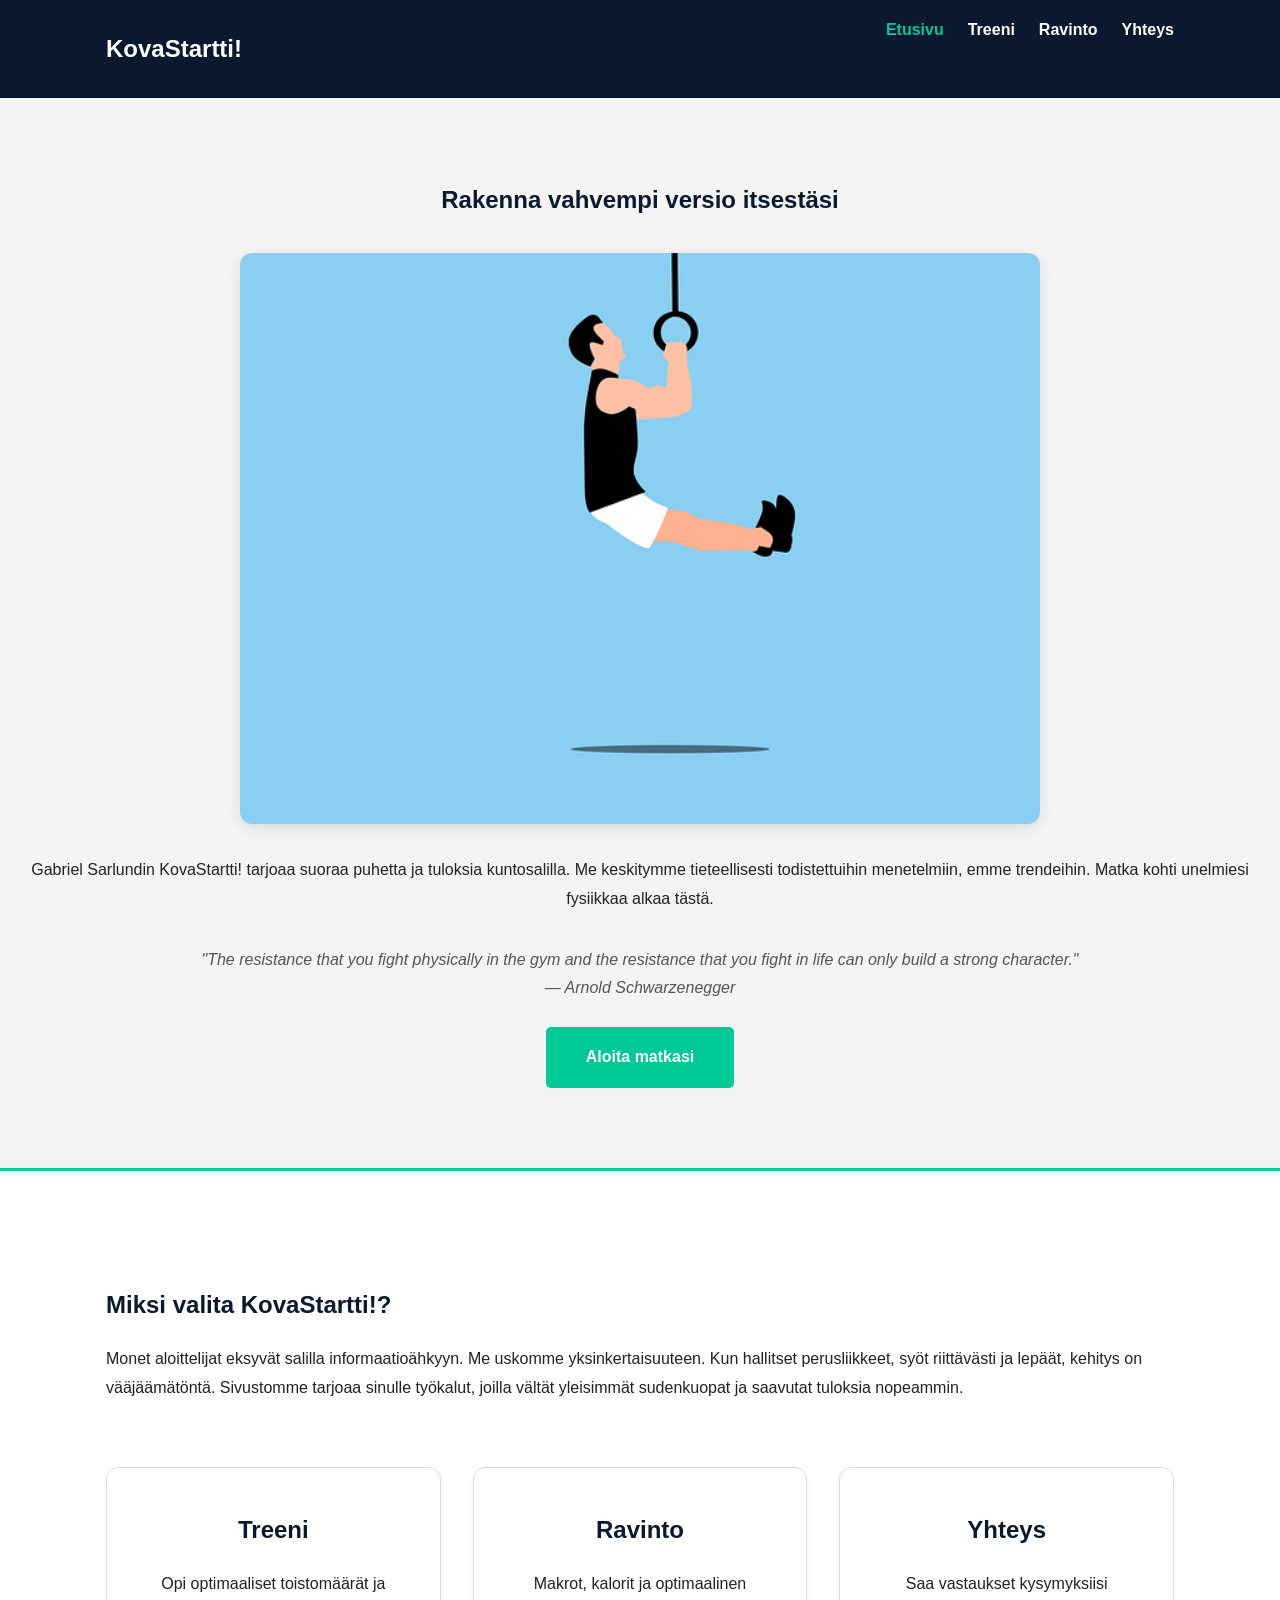
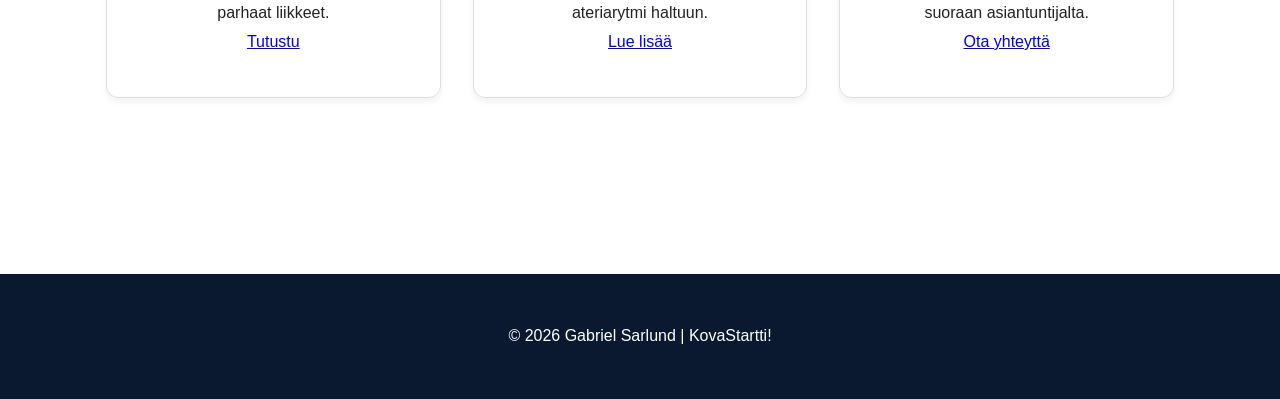
<file: index.html>
<!DOCTYPE html>
<html lang="fi">
<head>
    <meta charset="UTF-8">
    <meta name="viewport" content="width=device-width, initial-scale=1.0">
    <meta name="description" content="KovaStartti! - Gabriel Sarlundin opas lihaskasvuun ja treeniin.">
    <title>Etusivu - KovaStartti!</title>
    <link rel="stylesheet" href="style.css">
</head>
<body>
    <header>
        <nav class="navbar">
            <a href="index.html" class="logo">KovaStartti!</a>
            <ul class="nav-links">
                <li><a href="index.html" class="active">Etusivu</a></li>
                <li><a href="treeni.html">Treeni</a></li>
                <li><a href="ravinto.html">Ravinto</a></li>
                <li><a href="yhteys.html">Yhteys</a></li>
            </ul>
        </nav>
    </header>
    <section class="hero">
        <h1>Rakenna vahvempi versio itsestäsi</h1>
        <img src="etusivu.jpg" alt="Flat design kuntosaliharjoittelija" class="hero-img">
        <p>Gabriel Sarlundin KovaStartti! tarjoaa suoraa puhetta ja tuloksia kuntosalilla. Me keskitymme tieteellisesti todistettuihin menetelmiin, emme trendeihin. Matka kohti unelmiesi fysiikkaa alkaa tästä.</p>
        
        <blockquote style="margin-top: 2rem; font-style: italic; color: #555;">
            "The resistance that you fight physically in the gym and the resistance that you fight in life can only build a strong character." <br>— Arnold Schwarzenegger
        </blockquote>
        
        <a href="treeni.html" class="cta">Aloita matkasi</a>
    </section>
    <main>
        <section>
            <h2>Miksi valita KovaStartti!?</h2>
            <p>Monet aloittelijat eksyvät salilla informaatioähkyyn. Me uskomme yksinkertaisuuteen. Kun hallitset perusliikkeet, syöt riittävästi ja lepäät, kehitys on vääjäämätöntä. Sivustomme tarjoaa sinulle työkalut, joilla vältät yleisimmät sudenkuopat ja saavutat tuloksia nopeammin.</p>
        </section>
        
        <div class="grid">
            <article class="card">
                <h2>Treeni</h2>
                <p>Opi optimaaliset toistomäärät ja parhaat liikkeet.</p>
                <a href="treeni.html">Tutustu</a>
            </article>
            <article class="card">
                <h2>Ravinto</h2>
                <p>Makrot, kalorit ja optimaalinen ateriarytmi haltuun.</p>
                <a href="ravinto.html">Lue lisää</a>
            </article>
            <article class="card">
                <h2>Yhteys</h2>
                <p>Saa vastaukset kysymyksiisi suoraan asiantuntijalta.</p>
                <a href="yhteys.html">Ota yhteyttä</a>
            </article>
        </div>
    </main>
    <footer><p>&copy; 2026 Gabriel Sarlund | KovaStartti!</p></footer>
</body>
</html>
</file>
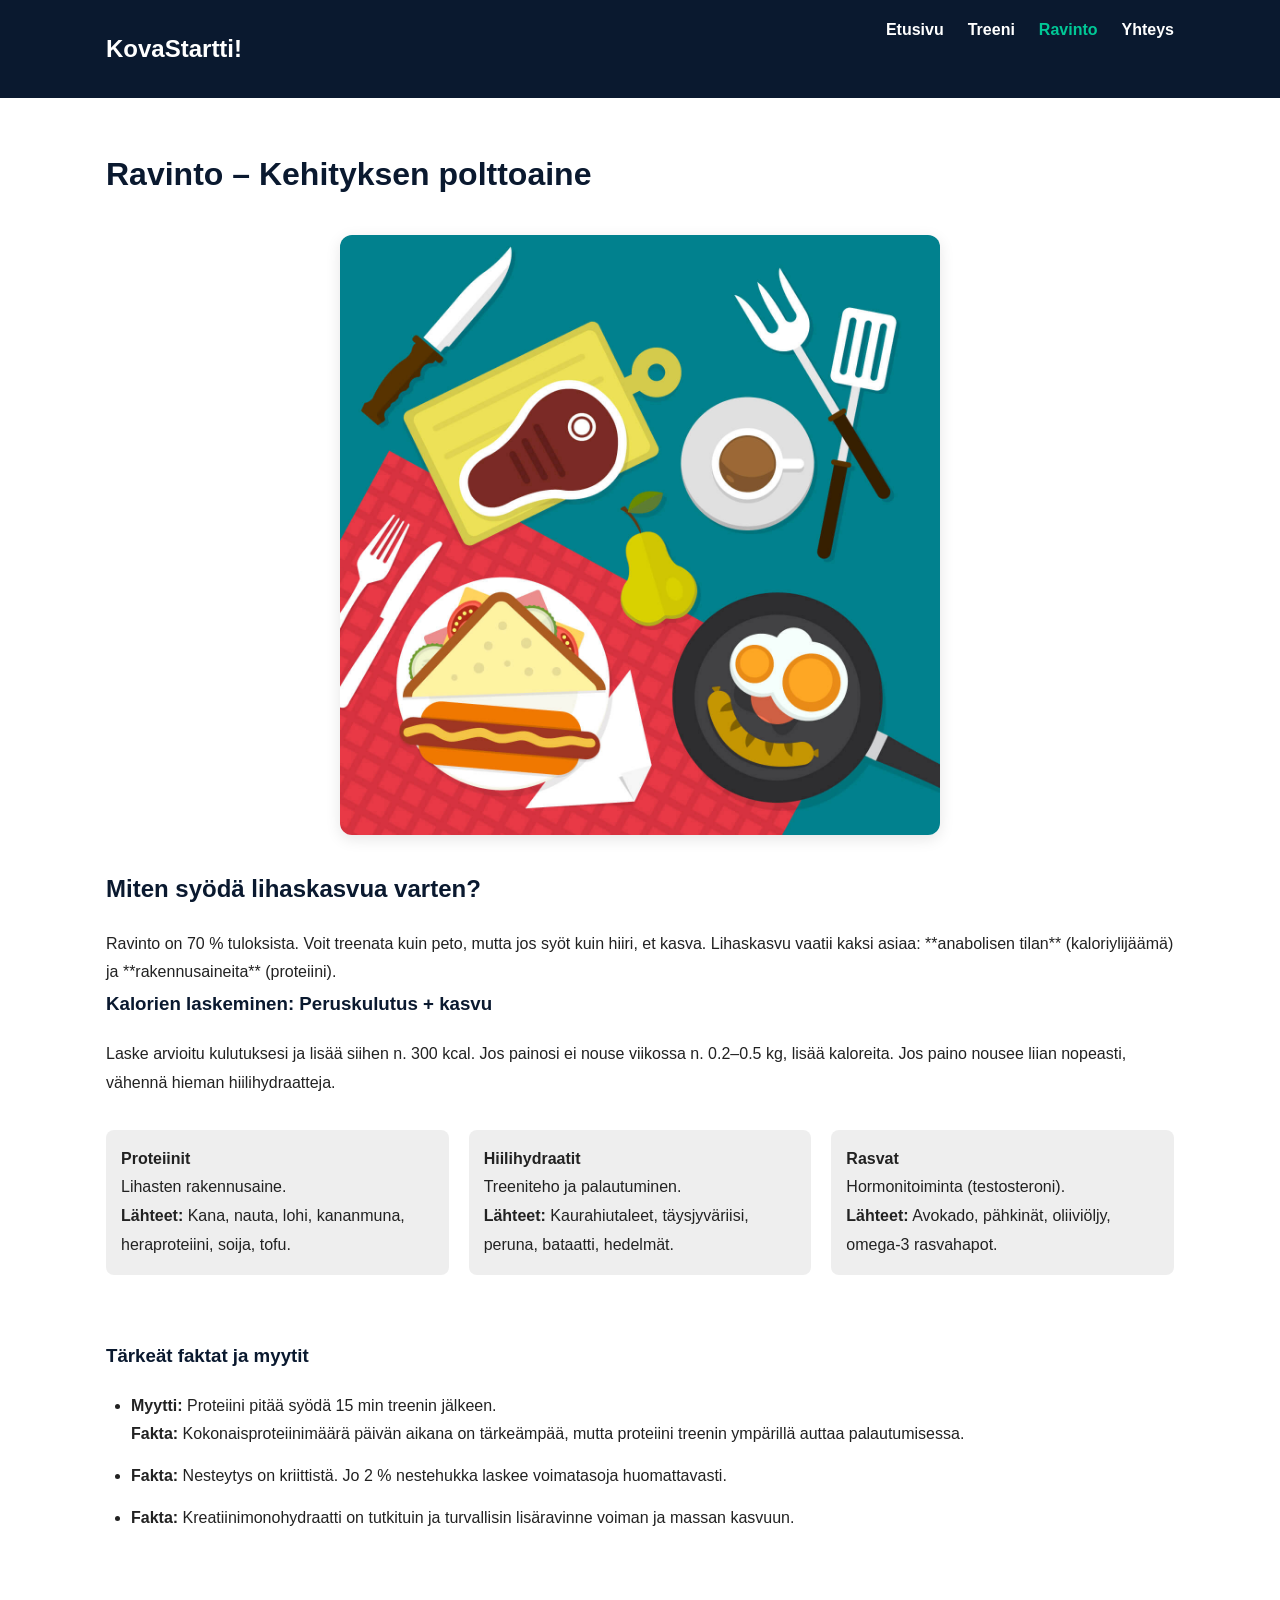
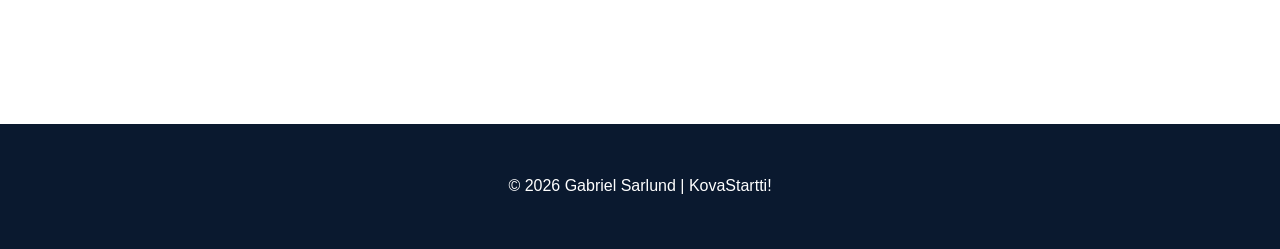
<file: ravinto.html>
<!DOCTYPE html>
<html lang="fi">
<head>
    <meta charset="UTF-8">
    <meta name="viewport" content="width=device-width, initial-scale=1.0">
    <title>Ravinto - KovaStartti!</title>
    <link rel="stylesheet" href="style.css">
</head>
<body>
    <header>
        <nav class="navbar">
            <a href="index.html" class="logo">KovaStartti!</a>
            <ul class="nav-links">
                <li><a href="index.html">Etusivu</a></li>
                <li><a href="treeni.html">Treeni</a></li>
                <li><a href="ravinto.html" class="active">Ravinto</a></li>
                <li><a href="yhteys.html">Yhteys</a></li>
            </ul>
        </nav>
    </header>
    <main>
        <h1>Ravinto – Kehityksen polttoaine</h1>
        <img src="ravinto.jpg" alt="Flat design terveellinen ateria" class="content-img">
        
        <section>
            <h2>Miten syödä lihaskasvua varten?</h2>
            <p>Ravinto on 70 % tuloksista. Voit treenata kuin peto, mutta jos syöt kuin hiiri, et kasva. Lihaskasvu vaatii kaksi asiaa: **anabolisen tilan** (kaloriylijäämä) ja **rakennusaineita** (proteiini).</p>
            
            <h3>Kalorien laskeminen: Peruskulutus + kasvu</h3>
            <p>Laske arvioitu kulutuksesi ja lisää siihen n. 300 kcal. Jos painosi ei nouse viikossa n. 0.2–0.5 kg, lisää kaloreita. Jos paino nousee liian nopeasti, vähennä hieman hiilihydraatteja.</p>

            <div style="display: grid; grid-template-columns: repeat(auto-fit, minmax(250px, 1fr)); gap: 20px; margin: 2rem 0;">
                <div style="padding: 15px; background: #eee; border-radius: 8px;">
                    <h4>Proteiinit</h4>
                    <p>Lihasten rakennusaine. <br><strong>Lähteet:</strong> Kana, nauta, lohi, kananmuna, heraproteiini, soija, tofu.</p>
                </div>
                <div style="padding: 15px; background: #eee; border-radius: 8px;">
                    <h4>Hiilihydraatit</h4>
                    <p>Treeniteho ja palautuminen. <br><strong>Lähteet:</strong> Kaurahiutaleet, täysjyväriisi, peruna, bataatti, hedelmät.</p>
                </div>
                <div style="padding: 15px; background: #eee; border-radius: 8px;">
                    <h4>Rasvat</h4>
                    <p>Hormonitoiminta (testosteroni). <br><strong>Lähteet:</strong> Avokado, pähkinät, oliiviöljy, omega-3 rasvahapot.</p>
                </div>
            </div>
        </section>

        <section>
            <h3>Tärkeät faktat ja myytit</h3>
            <ul>
                <li><strong>Myytti:</strong> Proteiini pitää syödä 15 min treenin jälkeen. <br><strong>Fakta:</strong> Kokonaisproteiinimäärä päivän aikana on tärkeämpää, mutta proteiini treenin ympärillä auttaa palautumisessa.</li>
                <li><strong>Fakta:</strong> Nesteytys on kriittistä. Jo 2 % nestehukka laskee voimatasoja huomattavasti.</li>
                <li><strong>Fakta:</strong> Kreatiinimonohydraatti on tutkituin ja turvallisin lisäravinne voiman ja massan kasvuun.</li>
            </ul>
        </section>
    </main>
    <footer><p>&copy; 2026 Gabriel Sarlund | KovaStartti!</p></footer>
</body>
</html>
</file>
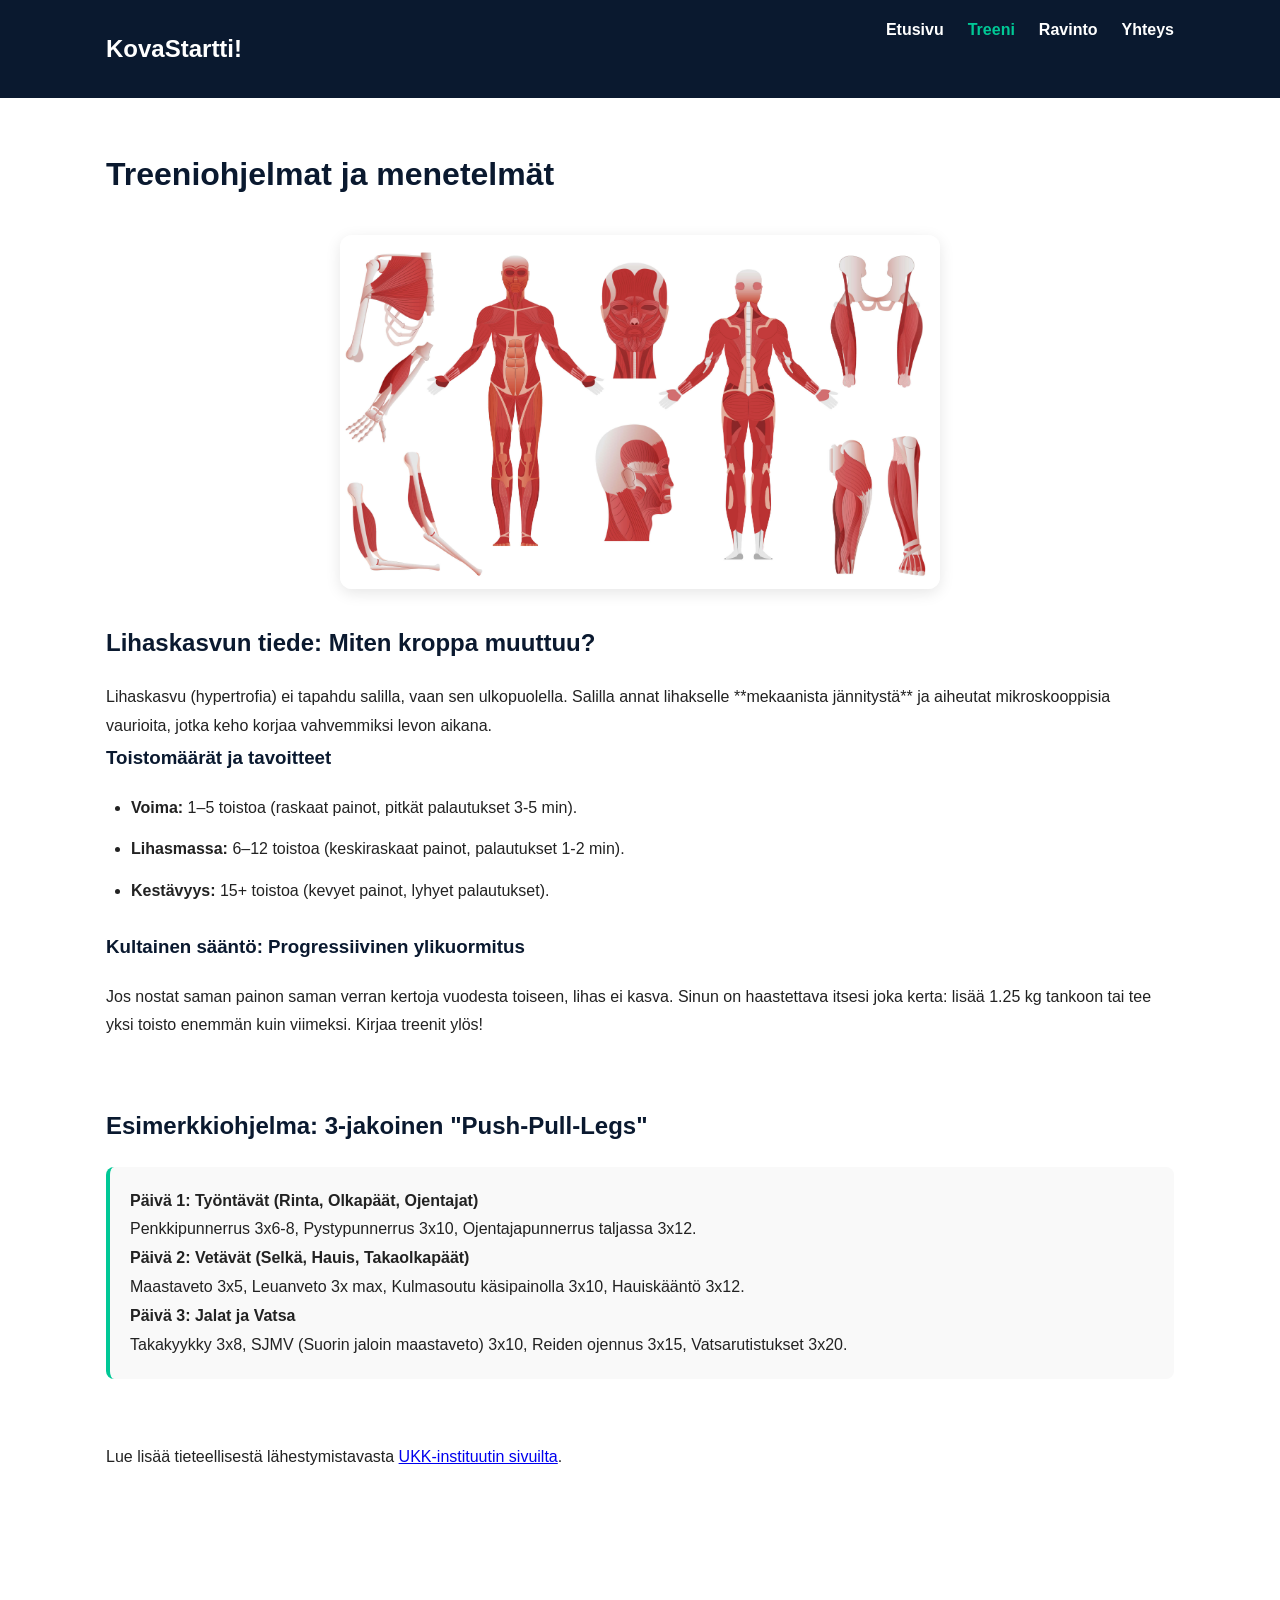
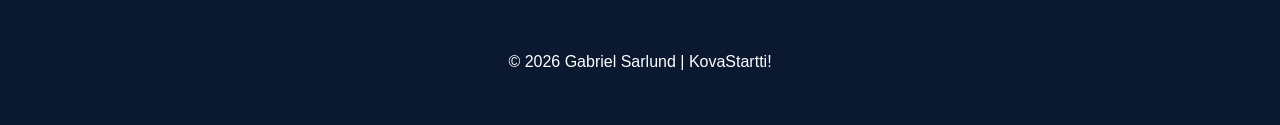
<file: treeni.html>
<!DOCTYPE html>
<html lang="fi">
<head>
    <meta charset="UTF-8">
    <meta name="viewport" content="width=device-width, initial-scale=1.0">
    <title>Treeni - KovaStartti!</title>
    <link rel="stylesheet" href="style.css">
</head>
<body>
    <header>
        <nav class="navbar">
            <a href="index.html" class="logo">KovaStartti!</a>
            <ul class="nav-links">
                <li><a href="index.html">Etusivu</a></li>
                <li><a href="treeni.html" class="active">Treeni</a></li>
                <li><a href="ravinto.html">Ravinto</a></li>
                <li><a href="yhteys.html">Yhteys</a></li>
            </ul>
        </nav>
    </header>
    <main>
        <h1>Treeniohjelmat ja menetelmät</h1>
        <img src="treeni.jpg" alt="Flat design painonnostaja" class="content-img">
        
        <section>
            <h2>Lihaskasvun tiede: Miten kroppa muuttuu?</h2>
            <p>Lihaskasvu (hypertrofia) ei tapahdu salilla, vaan sen ulkopuolella. Salilla annat lihakselle **mekaanista jännitystä** ja aiheutat mikroskooppisia vaurioita, jotka keho korjaa vahvemmiksi levon aikana.</p>
            
            <h3>Toistomäärät ja tavoitteet</h3>
            <ul>
                <li><strong>Voima:</strong> 1–5 toistoa (raskaat painot, pitkät palautukset 3-5 min).</li>
                <li><strong>Lihasmassa:</strong> 6–12 toistoa (keskiraskaat painot, palautukset 1-2 min).</li>
                <li><strong>Kestävyys:</strong> 15+ toistoa (kevyet painot, lyhyet palautukset).</li>
            </ul>

            <h3>Kultainen sääntö: Progressiivinen ylikuormitus</h3>
            <p>Jos nostat saman painon saman verran kertoja vuodesta toiseen, lihas ei kasva. Sinun on haastettava itsesi joka kerta: lisää 1.25 kg tankoon tai tee yksi toisto enemmän kuin viimeksi. Kirjaa treenit ylös!</p>
        </section>

        <section>
            <h2>Esimerkkiohjelma: 3-jakoinen "Push-Pull-Legs"</h2>
            <div style="background: #f9f9f9; padding: 20px; border-radius: 8px; border-left: 4px solid var(--accent);">
                <h4>Päivä 1: Työntävät (Rinta, Olkapäät, Ojentajat)</h4>
                <p>Penkkipunnerrus 3x6-8, Pystypunnerrus 3x10, Ojentajapunnerrus taljassa 3x12.</p>
                
                <h4>Päivä 2: Vetävät (Selkä, Hauis, Takaolkapäät)</h4>
                <p>Maastaveto 3x5, Leuanveto 3x max, Kulmasoutu käsipainolla 3x10, Hauiskääntö 3x12.</p>
                
                <h4>Päivä 3: Jalat ja Vatsa</h4>
                <p>Takakyykky 3x8, SJMV (Suorin jaloin maastaveto) 3x10, Reiden ojennus 3x15, Vatsarutistukset 3x20.</p>
            </div>
        </section>
        
        <p style="margin-top: 2rem;">Lue lisää tieteellisestä lähestymistavasta <a href="https://ukkinstituutti.fi" target="_blank">UKK-instituutin sivuilta</a>.</p>
    </main>
    <footer><p>&copy; 2026 Gabriel Sarlund | KovaStartti!</p></footer>
</body>
</html>
</file>
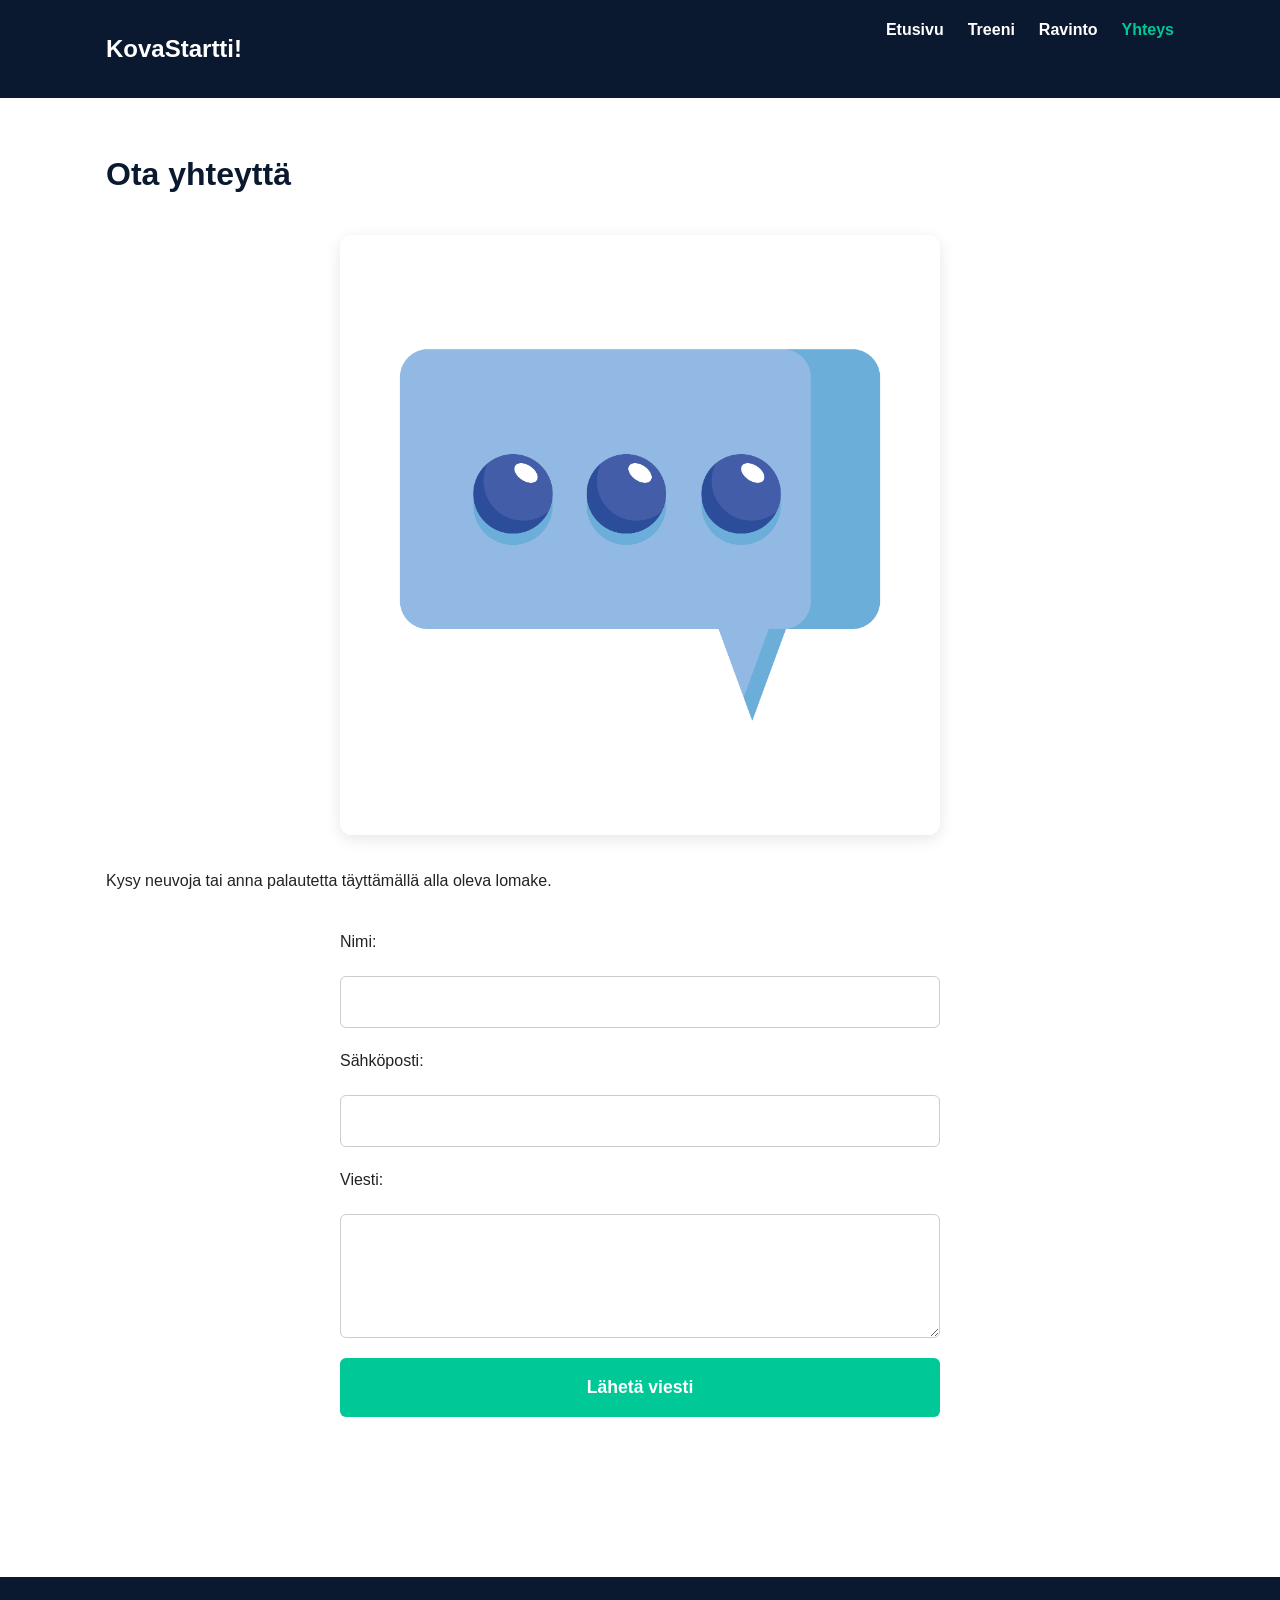
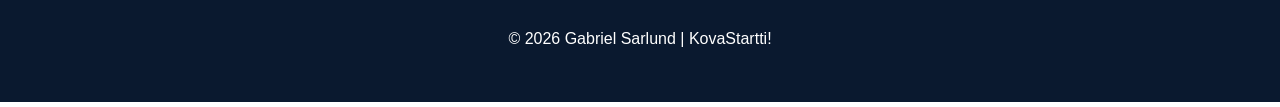
<file: yhteys.html>
<!DOCTYPE html>
<html lang="fi">
<head>
    <meta charset="UTF-8">
    <meta name="viewport" content="width=device-width, initial-scale=1.0">
    <title>Yhteys - KovaStartti!</title>
    <link rel="stylesheet" href="style.css">
</head>
<body>
    <header>
        <nav class="navbar">
            <a href="index.html" class="logo">KovaStartti!</a>
            <ul class="nav-links">
                <li><a href="index.html">Etusivu</a></li>
                <li><a href="treeni.html">Treeni</a></li>
                <li><a href="ravinto.html">Ravinto</a></li>
                <li><a href="yhteys.html" class="active">Yhteys</a></li>
            </ul>
        </nav>
    </header>
    <main>
        <h1>Ota yhteyttä</h1>
        <img src="yhteys.jpg" alt="Yhteydenotto Gabriel Sarlund" class="content-img">
        <p>Kysy neuvoja tai anna palautetta täyttämällä alla oleva lomake.</p>
        <form>
            <label for="nimi">Nimi:</label>
            <input type="text" id="nimi" required>
            <label for="email">Sähköposti:</label>
            <input type="email" id="email" required>
            <label for="viesti">Viesti:</label>
            <textarea id="viesti" rows="5"></textarea>
            <button type="submit">Lähetä viesti</button>
        </form>
    </main>
    <footer><p>&copy; 2026 Gabriel Sarlund | KovaStartti!</p></footer>
</body>
</html>
</file>
<file: style.css>
:root {
    --primary: #0A192F;
    --accent: #00C896;
    --text: #222222;
    --white: #FFFFFF;
}

* { 
    box-sizing: border-box; 
    margin: 0; 
    padding: 0; 
}

body {
    font-family: 'Open Sans', sans-serif;
    color: var(--text);
    line-height: 1.8;
}

h1, h2, h3 { 
    font-family: 'Montserrat', sans-serif; 
    margin-bottom: 1.2rem; 
    color: var(--primary); 
}

header { 
    background-color: var(--primary); 
    padding: 1rem 0; 
    position: sticky; 
    top: 0; 
    z-index: 1000; 
}

.navbar { 
    display: flex; 
    justify-content: space-between; 
    align-items: center; 
    max-width: 1100px; 
    margin: 0 auto; 
    padding: 0 1rem; 
}

.logo { 
    color: var(--white); 
    text-decoration: none; 
    font-weight: bold; 
    font-size: 1.5rem; 
}

.nav-links { 
    list-style: none; 
    display: flex; 
    gap: 1.5rem; 
}

.nav-links a { 
    color: var(--white); 
    text-decoration: none; 
    font-weight: 600; 
}

.nav-links a.active { 
    color: var(--accent); 
}

main { 
    max-width: 1100px; 
    margin: 0 auto; 
    padding: 3rem 1rem; 
}

img {
    max-width: 100%;
    height: auto;
    border-radius: 12px;
    display: block;
    margin: 2rem auto;
    box-shadow: 0 4px 15px rgba(0,0,0,0.1);
}

.hero-img { 
    width: 800px; 
}

.content-img { 
    width: 600px; 
}

.hero { 
    background-color: #f4f4f4; 
    padding: 5rem 1.5rem; 
    text-align: center; 
    border-bottom: 3px solid var(--accent); 
}

.cta { 
    background-color: var(--accent); 
    color: var(--white); 
    padding: 1rem 2.5rem; 
    text-decoration: none; 
    border-radius: 5px; 
    display: inline-block; 
    margin-top: 1.5rem; 
    font-weight: bold; 
    transition: transform 0.2s; 
}

.cta:hover { 
    transform: scale(1.05); 
}

.grid { 
    display: grid; 
    grid-template-columns: 1fr; 
    gap: 2rem; 
    margin: 3rem 0; 
}

.card { 
    padding: 2.5rem; 
    border: 1px solid #ddd; 
    border-radius: 12px; 
    text-align: center; 
    box-shadow: 0 4px 6px rgba(0,0,0,0.05); 
}

section { 
    margin-bottom: 4rem; 
}

ul, ol { 
    margin-left: 25px; 
    margin-bottom: 1.5rem; 
}

li { 
    margin-bottom: 0.8rem; 
}

form { 
    display: flex; 
    flex-direction: column; 
    gap: 1.2rem; 
    max-width: 600px; 
    margin: 2rem auto; 
}

input, textarea { 
    padding: 1rem; 
    border: 1px solid #ccc; 
    border-radius: 6px; 
    font-size: 1rem; 
}

button { 
    background-color: var(--accent); 
    color: white; 
    border: none; 
    padding: 1.2rem; 
    cursor: pointer; 
    border-radius: 6px; 
    font-weight: bold; 
    font-size: 1.1rem; 
}

footer { 
    background-color: var(--primary); 
    color: var(--white); 
    text-align: center; 
    padding: 3rem; 
    margin-top: 5rem; 
}

@media (min-width: 768px) {
    .grid { 
        grid-template-columns: repeat(3, 1fr); 
    }
}
</file>
